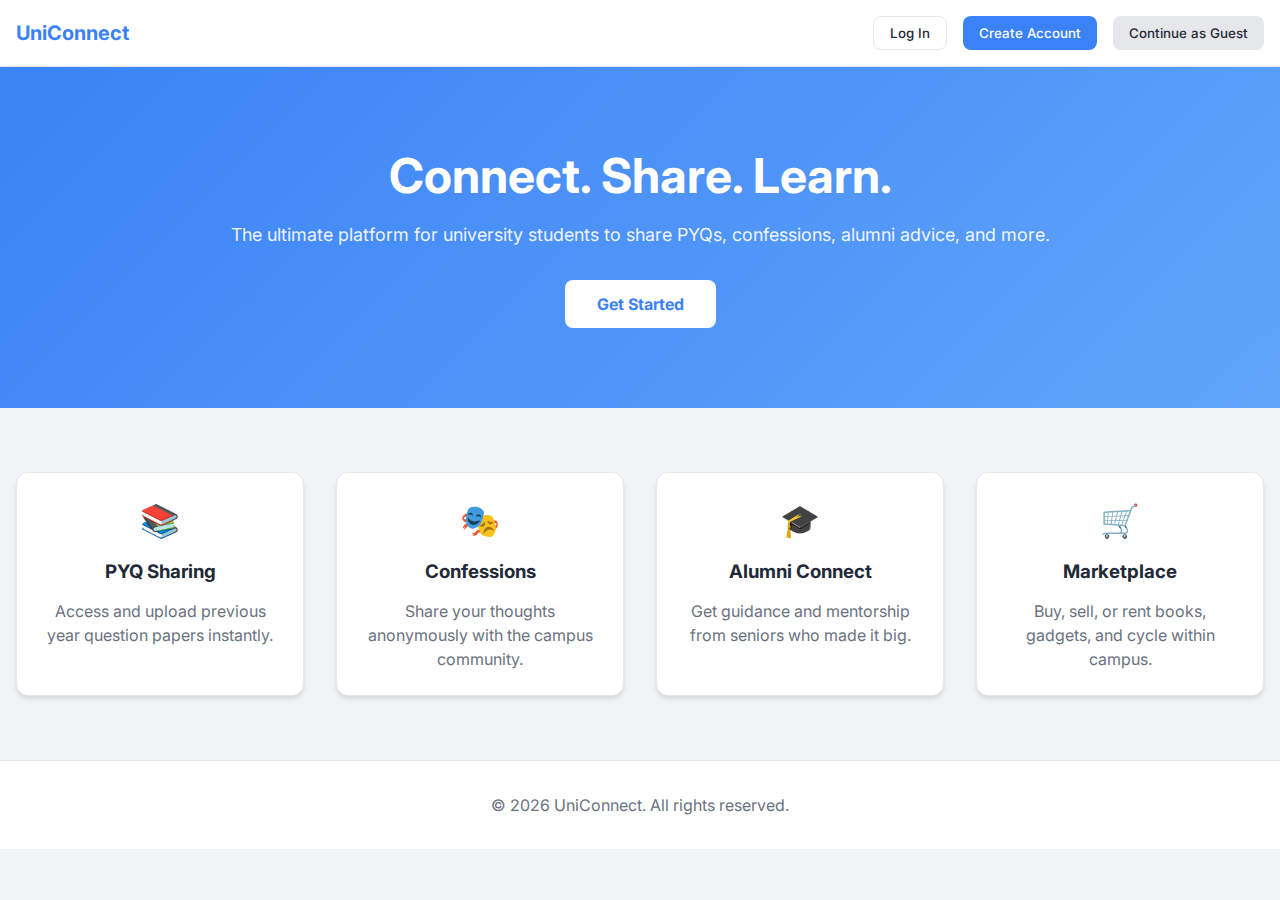
<file: index.html>
<!DOCTYPE html>
<html lang="en">

<head>
    <meta charset="UTF-8">
    <meta name="viewport" content="width=device-width, initial-scale=1.0">
    <title>UniConnect - The University Social Platform</title>
    <link rel="stylesheet" href="css/styles.css">
    <link rel="preconnect" href="https://fonts.googleapis.com">
    <link rel="preconnect" href="https://fonts.gstatic.com" crossorigin>
    <link href="https://fonts.googleapis.com/css2?family=Inter:wght@400;500;600;700&display=swap" rel="stylesheet">
    <style>
        .hero {
            background: linear-gradient(135deg, var(--primary-color), #60a5fa);
            color: white;
            padding: 5rem 1rem;
            text-align: center;
        }

        .feature-icon {
            font-size: 2rem;
            margin-bottom: 1rem;
            color: var(--primary-color);
        }

        .nav-header {
            background: white;
            padding: 1rem 0;
            border-bottom: 1px solid var(--border-color);
        }
    </style>
</head>

<body>

    <!-- Navigation -->
    <nav class="nav-header">
        <div class="container flex justify-between items-center">
            <a href="/" class="cursor-pointer">
  <h2 class="text-xl font-bold text-primary">
    UniConnect
  </h2>
</a>
            <div class="flex gap-4">
                <button id="openLoginModal" class="btn btn-outline" type="button">Log In</button>
                <button id="openRegisterModal" class="btn btn-primary" type="button">Create Account</button>
                <button id="guestBtn" class="btn" type="button" style="background: #e5e7eb; color: #1f2937;">Continue as Guest</button>
            </div>
        </div>
    </nav>

    <!-- Hero Section -->
    <header class="hero">
        <div class="container">
            <h1 class="text-xl" style="font-size: 3rem; margin-bottom: 1rem;">Connect. Share. Learn.</h1>
            <p class="text-lg" style="margin-bottom: 2rem; opacity: 0.9;">The ultimate platform for university students
                to share PYQs, confessions, alumni advice, and more.</p>
            <a href="register.html" class="btn"
                style="background: white; color: var(--primary-color); font-weight: bold; padding: 0.75rem 2rem;">Get
                Started</a>
        </div>
    </header>

    <!-- Features Section -->
    <section class="container" style="padding: 4rem 1rem;">
        <div class="grid" style="grid-template-columns: repeat(auto-fit, minmax(250px, 1fr)); gap: 2rem;">
            <!-- Feature 1 -->
            <div class="card" style="text-align: center;">
                <div class="feature-icon">📚</div>
                <h3 class="font-bold mb-4">PYQ Sharing</h3>
                <p class="text-muted">Access and upload previous year question papers instantly.</p>
            </div>
            <!-- Feature 2 -->
            <div class="card" style="text-align: center;">
                <div class="feature-icon">🎭</div>
                <h3 class="font-bold mb-4">Confessions</h3>
                <p class="text-muted">Share your thoughts anonymously with the campus community.</p>
            </div>
            <!-- Feature 3 -->
            <div class="card" style="text-align: center;">
                <div class="feature-icon">🎓</div>
                <h3 class="font-bold mb-4">Alumni Connect</h3>
                <p class="text-muted">Get guidance and mentorship from seniors who made it big.</p>
            </div>
            <!-- Feature 4 -->
            <div class="card" style="text-align: center;">
                <div class="feature-icon">🛒</div>
                <h3 class="font-bold mb-4">Marketplace</h3>
                <p class="text-muted">Buy, sell, or rent books, gadgets, and cycle within campus.</p>
            </div>
        </div>
    </section>

    <!-- Footer -->
    <footer style="background: white; padding: 2rem 0; text-align: center; border-top: 1px solid var(--border-color);">
        <p class="text-muted">&copy; 2026 UniConnect. All rights reserved.</p>
    </footer>

    <!-- Login Modal -->
    <div id="loginModal" class="modal">
        <div class="modal-content">
            <div class="modal-header">
                <h2>Login</h2>
                <button class="modal-close" id="closeLoginModal" aria-label="Close">&times;</button>
            </div>
            <div class="modal-body">
                <form id="loginForm" class="auth-form">
                    <div class="form-group">
                        <label for="loginEmail">Email</label>
                        <input type="email" id="loginEmail" name="email" placeholder="your.email@university.edu" required>
                    </div>
                    <div class="form-group">
                        <label for="loginPassword">Password</label>
                        <input type="password" id="loginPassword" name="password" placeholder="Enter your password" required>
                    </div>
                    <div class="form-error" id="loginError"></div>
                    <button type="submit" class="btn btn-primary btn-block">Login</button>
                </form>
                <div class="auth-footer">
                    <p>Don't have an account? <a href="#" id="switchToRegister">Register here</a></p>
                </div>
            </div>
        </div>
    </div>

    <!-- Register Modal -->
    <div id="registerModal" class="modal">
        <div class="modal-content">
            <div class="modal-header">
                <h2>Register</h2>
                <button class="modal-close" id="closeRegisterModal" aria-label="Close">&times;</button>
            </div>
            <div class="modal-body">
                <form id="registerForm" class="auth-form">
                    <div class="form-group">
                        <label for="registerName">Full Name</label>
                        <input type="text" id="registerName" name="name" placeholder="Write your name" required>
                    </div>
                    <div class="form-group">
                        <label for="registerEmail">Email</label>
                        <input type="email" id="registerEmail" name="email" placeholder="your email followed by @" required>
                    </div>
                    <div class="form-group">
                        <label for="registerPassword">Password</label>
                        <input type="password" id="registerPassword" name="password" placeholder="At least 6 characters" required>
                    </div>
                    <div class="form-group">
                        <label for="registerUniversityId">University</label>
                        <select id="registerUniversityId" name="universityId" required>
                            <option value="">Select your university</option>
                            <option value="1">Manipal University Jaipur</option>
                        </select>
                        <small>Note: You may need to create a university first via API</small>
                    </div>
                    <div class="form-group">
                        <label for="registerGraduationYear">Graduation Year</label>
                        <input type="number" id="registerGraduationYear" name="graduationYear" placeholder="202?" min="2020" max="2030" required>
                    </div>
                    <div class="form-error" id="registerError"></div>
                    <button type="submit" class="btn btn-primary btn-block">Register</button>
                </form>
                <div class="auth-footer">
                    <p>Already have an account? <a href="#" id="switchToLogin">Login here</a></p>
                </div>
            </div>
        </div>
    </div>

    <script src="js/utils.js"></script>
    <script src="js/api.js"></script>
    <script>
        // Guest button logic
        const guestBtn = document.getElementById('guestBtn');
        if (guestBtn) {
            guestBtn.onclick = function() {
                // Remove any existing token/user and set guest flag
                localStorage.removeItem('uniconnect_token');
                localStorage.removeItem('uniconnect_user');
                localStorage.setItem('uniconnect_guest', '1');
                window.location.href = 'dashboard.html';
            };
        }
    // Modal logic
    const loginModal = document.getElementById('loginModal');
    const registerModal = document.getElementById('registerModal');
    const openLoginModalBtn = document.getElementById('openLoginModal');
    const openRegisterModalBtn = document.getElementById('openRegisterModal');
    const closeLoginModalBtn = document.getElementById('closeLoginModal');
    const closeRegisterModalBtn = document.getElementById('closeRegisterModal');
    const switchToRegister = document.getElementById('switchToRegister');
    const switchToLogin = document.getElementById('switchToLogin');

    function openModal(modal) {
        modal.style.display = 'flex';
        document.body.style.overflow = 'hidden';
    }
    function closeModal(modal) {
        modal.style.display = 'none';
        document.body.style.overflow = '';
    }

    // Add event listeners for modal open/close
    if (openLoginModalBtn) openLoginModalBtn.onclick = () => openModal(loginModal);
    if (openRegisterModalBtn) openRegisterModalBtn.onclick = () => openModal(registerModal);
    if (closeLoginModalBtn) closeLoginModalBtn.onclick = () => closeModal(loginModal);
    if (closeRegisterModalBtn) closeRegisterModalBtn.onclick = () => closeModal(registerModal);
    if (switchToRegister) switchToRegister.onclick = (e) => { e.preventDefault(); closeModal(loginModal); openModal(registerModal); };
    if (switchToLogin) switchToLogin.onclick = (e) => { e.preventDefault(); closeModal(registerModal); openModal(loginModal); };

    // Close modal on outside click
    window.onclick = function(event) {
        if (event.target === loginModal) closeModal(loginModal);
        if (event.target === registerModal) closeModal(registerModal);
    };

    // Login form logic
    const loginForm = document.getElementById('loginForm');
    const loginError = document.getElementById('loginError');
    if (loginForm) loginForm.addEventListener('submit', async (e) => {
        e.preventDefault();
        loginError.textContent = '';
        const email = document.getElementById('loginEmail').value;
        const password = document.getElementById('loginPassword').value;
        if (!validateEmail(email)) {
            loginError.textContent = 'Please enter a valid email address';
            return;
        }
        if (!validatePassword(password)) {
            loginError.textContent = 'Password must be at least 6 characters';
            return;
        }
        try {
            LoadingManager.show('Logging in...');
            await AuthAPI.login(email, password);
            Toast.success('Login successful!');
            setTimeout(() => {
                window.location.href = 'dashboard.html';
            }, 500);
        } catch (error) {
            LoadingManager.hide();
            loginError.textContent = error.message || 'Invalid email or password';
        }
    });

    // Register form logic
    const registerForm = document.getElementById('registerForm');
    const registerError = document.getElementById('registerError');
    if (registerForm) registerForm.addEventListener('submit', async (e) => {
        e.preventDefault();
        registerError.textContent = '';
        const formData = {
            name: document.getElementById('registerName').value,
            email: document.getElementById('registerEmail').value,
            password: document.getElementById('registerPassword').value,
            universityId: parseInt(document.getElementById('registerUniversityId').value),
            graduationYear: parseInt(document.getElementById('registerGraduationYear').value)
        };
        if (!validateEmail(formData.email)) {
            registerError.textContent = 'Please enter a valid email address';
            return;
        }
        if (!validatePassword(formData.password)) {
            registerError.textContent = 'Password must be at least 6 characters';
            return;
        }
        if (!formData.universityId) {
            registerError.textContent = 'Please select a university';
            return;
        }
        try {
            LoadingManager.show('Creating account...');
            await AuthAPI.register(formData);
            Toast.success('Registration successful!');
            setTimeout(() => {
                window.location.href = 'dashboard.html';
            }, 500);
        } catch (error) {
            LoadingManager.hide();
            registerError.textContent = error.message || 'Registration failed. Please try again.';
        }
    });

    // Utility validation (reuse from utils.js if available)
    function validateEmail(email) {
        return /.+@.+\..+/.test(email);
    }
    function validatePassword(password) {
        return password.length >= 6;
    }
    </script>
</body>

</html>
</file>
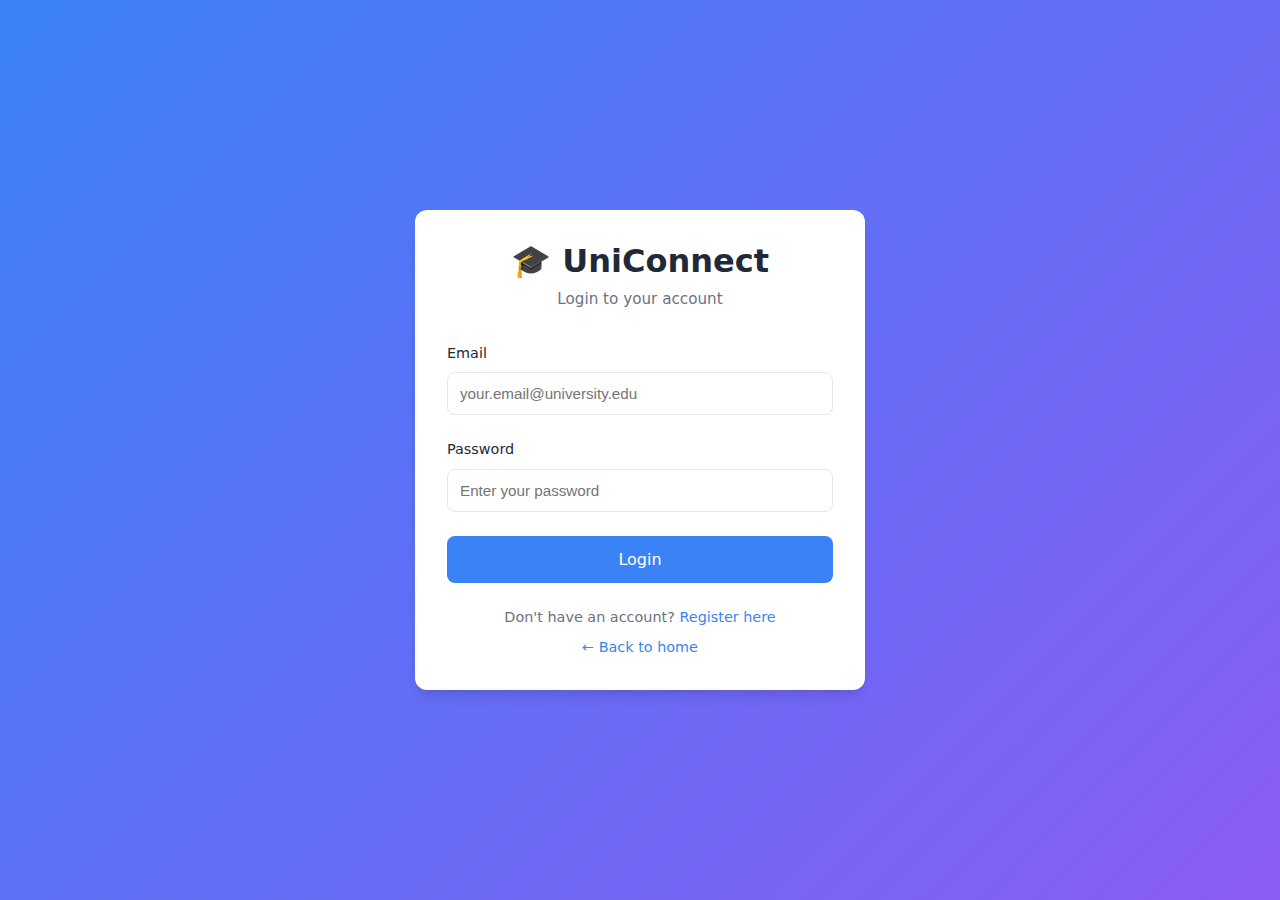
<file: dashboard.html>
<!DOCTYPE html>
<html lang="en">

<head>
    <meta charset="UTF-8">
    <meta name="viewport" content="width=device-width, initial-scale=1.0">
    <title>Dashboard - UniConnect</title>
    <link rel="stylesheet" href="css/styles.css">
    <link rel="preconnect" href="https://fonts.googleapis.com">
    <link rel="preconnect" href="https://fonts.gstatic.com" crossorigin>
    <link href="https://fonts.googleapis.com/css2?family=Inter:wght@400;500;600;700&display=swap" rel="stylesheet">

    <style>
        /* Dashboard Specific Layout */
        body {
            height: 100vh;
            display: flex;
            flex-direction: column;
            overflow: hidden;
        }

        .dashboard-header {
            background: white;
            height: 60px;
            border-bottom: 1px solid var(--border-color);
            display: flex;
            align-items: center;
            padding: 0 1.5rem;
            flex-shrink: 0;
            z-index: 10;
        }

        .dashboard-container {
            display: flex;
            flex: 1;
            overflow: hidden;
        }

        /* Sidebar */
        .sidebar {
            width: 240px;
            background: white;
            border-right: 1px solid var(--border-color);
            padding: 1.5rem 1rem;
            display: flex;
            flex-direction: column;
            gap: 0.5rem;
            overflow-y: auto;
        }

        .nav-item {
            display: flex;
            align-items: center;
            gap: 0.75rem;
            padding: 0.75rem 1rem;
            border-radius: var(--radius-md);
            color: var(--text-muted);
            font-weight: 500;
            transition: all 0.2s;
        }

        .nav-item:hover,
        .nav-item.active {
            background-color: #eff6ff;
            color: var(--primary-color);
        }

        .nav-icon {
            width: 20px;
            text-align: center;
        }

        /* Main Content */
        .main-content {
            flex: 1;
            padding: 2rem;
            overflow-y: auto;
            position: relative;
        }

        .content-section {
            max-width: 800px;
            margin: 0 auto;
            animation: fadeIn 0.3s ease;
        }

        /* Right Panel */
        .right-panel {
            width: 300px;
            background: transparent;
            padding: 2rem 1.5rem;
            overflow-y: auto;
            border-left: 1px solid transparent;
            /* Optional styling */
        }

        @keyframes fadeIn {
            from {
                opacity: 0;
                transform: translateY(10px);
            }

            to {
                opacity: 1;
                transform: translateY(0);
            }
        }

        @media (max-width: 1024px) {
            .right-panel {
                display: none;
            }
        }
    </style>
</head>

<body>

    <!-- Header -->
    <header class="dashboard-header justify-between">
        <div class="flex items-center gap-4">
            <h2 class="text-primary font-bold text-lg" onclick="switchTab('feed')" style="cursor: pointer;">UniConnect
            </h2>
            <div class="input-wrapper hidden-mobile">
                <input type="text" id="globalSearch" placeholder="Search..." class="input-field"
                    style="padding: 0.5rem; font-size: 0.9rem; width: 250px;">
            </div>
        </div>
        <div class="flex items-center gap-4">
            <div class="user-info text-right hidden-mobile">
                <p id="userName" class="font-bold text-sm">Guest User</p>
                <p id="userRole" class="text-xs text-muted">STUDENT</p>
            </div>
            <button class="btn btn-outline text-sm" id="logoutBtn" onclick="handleLogout()">Logout</button>
            <button class="btn btn-primary text-sm" onclick="openUnifiedModal('NORMAL')">New Post</button>
        </div>
    </header>

    <div class="dashboard-container">

        <!-- Sidebar -->
        <aside class="sidebar">
            <button class="nav-item active" data-tab="feed">
                <span class="nav-icon">🏠</span> Feed
            </button>
            <button class="nav-item" data-tab="pyq">
                <span class="nav-icon">📚</span> PYQs
            </button>
            <button class="nav-item" data-tab="confessions">
                <span class="nav-icon">🎭</span> Confessions
            </button>
            <button class="nav-item" data-tab="alumni">
                <span class="nav-icon">🎓</span> Alumni
            </button>
            <button class="nav-item" data-tab="marketplace">
                <span class="nav-icon">🛒</span> Marketplace
            </button>
            <button class="nav-item" data-tab="events">
                <span class="nav-icon">📅</span> Events
            </button>
            <button class="nav-item" data-tab="messages">
                <span class="nav-icon">💬</span> Messages
            </button>
        </aside>

        <!-- Main Area -->
        <main class="main-content">

            <!-- SECTION: FEED -->
            <div id="feed" class="content-section">
                <h2 class="text-xl font-bold mb-4">Your Feed</h2>
                <div id="feedContainer">
                    <!-- Posts will be loaded here -->
                    <div class="loader">Loading posts...</div>
                </div>
            </div>

            <!-- SECTION: PYQ -->
            <div id="pyq" class="content-section hidden">
                <div class="flex justify-between items-center mb-4">
                    <h2 class="text-xl font-bold">Previous Year Questions</h2>
                    <button class="btn btn-primary text-sm" onclick="openUnifiedModal('PYQ')">Upload Paper</button>
                </div>
                <div class="mb-6">
                    <input type="text" placeholder="Search for subjects, year (e.g., 'Data Structures 2023')"
                        class="input-field">
                </div>
                <div id="pyqContainer" class="grid"
                    style="grid-template-columns: repeat(auto-fill, minmax(200px, 1fr)); gap: 1rem;">
                    <!-- PYQs loaded here -->
                </div>
            </div>

            <!-- SECTION: CONFESSIONS -->
            <div id="confessions" class="content-section hidden">
                <div class="flex justify-between items-center mb-4">
                    <h2 class="text-xl font-bold">Campus Confessions</h2>
                    <button class="btn btn-primary text-sm" style="background-color: var(--accent-color);"
                        onclick="openUnifiedModal('CONFESSION')">Post
                        Anonymously</button>
                </div>

                <p class="text-muted mb-4 text-sm">All posts are anonymous. Be respectful.</p>

                <div id="confessionsContainer">
                    <!-- Confessions will be loaded here -->
                </div>
            </div>

            <!-- SECTION: ALUMNI -->
            <div id="alumni" class="content-section hidden">
                <h2 class="text-xl font-bold mb-4">Alumni Connect</h2>
                <div id="alumniContainer" class="grid" style="grid-template-columns: 1fr; gap: 1rem;">
                    <!-- Alumni loaded here -->
                </div>
            </div>

            <!-- SECTION: FRESHERS -->
            <div id="freshers" class="content-section hidden">
                <h2 class="text-xl font-bold mb-4">Freshers Hub</h2>
                <div class="grid gap-6">
                    <div class="card">
                        <h3 class="font-bold mb-3">🍔 Food Courts</h3>
                        <div id="foodCourtsContainer" class="flex flex-col gap-2">
                            <!-- Food courts will load here -->
                        </div>
                    </div>
                    <div class="card">
                        <h3 class="font-bold mb-3">🏠 PG Listings</h3>
                        <div id="pgContainer" class="flex flex-col gap-2">
                            <!-- PGs will load here -->
                        </div>
                    </div>
                    <div class="card">
                        <h3 class="font-bold mb-3">🤝 Student Clubs</h3>
                        <div id="clubsContainer" class="grid"
                            style="grid-template-columns: repeat(auto-fill, minmax(150px, 1fr)); gap: 1rem;">
                            <!-- Clubs will load here -->
                        </div>
                    </div>
                </div>
            </div>

            <!-- SECTION: MARKETPLACE -->
            <div id="marketplace" class="content-section hidden">
                <div class="flex justify-between items-center mb-4">
                    <h2 class="text-xl font-bold">Campus Marketplace</h2>
                    <button class="btn btn-primary text-sm" onclick="openUnifiedModal('MARKETPLACE')">Sell
                        Item</button>
                </div>
                <div id="marketplaceContainer" class="grid"
                    style="grid-template-columns: repeat(auto-fill, minmax(200px, 1fr)); gap: 1rem;">
                    <!-- Marketplace items loaded here -->
                </div>
            </div>

            <!-- SECTION: EVENTS -->
            <div id="events" class="content-section hidden">
                <h2 class="text-xl font-bold mb-4">Events & Clubs</h2>
                <div id="eventsContainer">
                    <!-- Events loaded here -->
                </div>
            </div>

            <!-- SECTION: MESSAGES -->
            <div id="messages" class="content-section hidden">
                <h2 class="text-xl font-bold mb-4">Messages</h2>
                <div class="chat-container card"
                    style="display: grid; grid-template-columns: 250px 1fr; height: 600px; padding: 0; overflow: hidden;">
                    <!-- Chat Sidebar -->
                    <div class="chat-sidebar" style="border-right: 1px solid var(--border-color); overflow-y: auto;">
                        <div id="chatPartnersList">
                            <!-- Partners will be loaded here -->
                        </div>
                    </div>
                    <!-- Chat View -->
                    <div class="chat-view" style="display: flex; flex-direction: column;">
                        <div id="chatHistory" style="flex: 1; overflow-y: auto; padding: 1rem;">
                            <p class="text-muted text-center" style="margin-top: 200px;">Select a conversation to start
                                chatting</p>
                        </div>
                        <div id="chatInputArea" class="hidden"
                            style="padding: 1rem; border-top: 1px solid var(--border-color); display: flex; gap: 8px;">
                            <input type="text" id="chatMessageInput" class="input-field"
                                placeholder="Type a message...">
                            <button class="btn btn-primary" id="sendMessageBtn">Send</button>
                        </div>
                    </div>
                </div>
            </div>

            <!-- SECTION: SEARCH RESULTS -->
            <div id="searchResults" class="content-section hidden">
                <h2 class="text-xl font-bold mb-4">Search Results</h2>
                <div id="searchPostsContainer"></div>
                <div id="searchMarketplaceContainer"
                    style="display: grid; grid-template-columns: repeat(auto-fill, minmax(250px, 1fr)); gap: 1rem; margin-top: 2rem;">
                </div>
            </div>
        </main>

        <!-- Right Panel (Extras) -->
        <aside class="right-panel">
            <div class="card mb-4" style="padding: 1rem;">
                <h3 class="font-bold text-sm mb-2">Trending Topics</h3>
                <ul class="text-sm text-muted" style="list-style: none;">
                    <li class="mb-2">#ExamSeason</li>
                    <li class="mb-2">#TechFest2024</li>
                    <li class="mb-2">#HostelLife</li>
                    <li>#Internships</li>
                </ul>
            </div>

            <div class="card" style="padding: 1rem;">
                <h3 class="font-bold text-sm mb-2">Top Contributors</h3>
                <div id="topContributorsList">
                    <div class="flex items-center gap-2 mb-2">
                        <div style="width:24px; height:24px; background:#bfdbfe; border-radius:50%;"></div>
                        <span class="text-sm">Loading...</span>
                    </div>
                </div>
            </div>
        </aside>

    </div>

    <!-- Unified Create Modal -->
    <div id="createPostModal" class="modal">
        <div class="modal-content">
            <div class="modal-header">
                <h2 id="modalTitle">Create New</h2>
                <button class="modal-close" onclick="Modal.close('createPostModal')">×</button>
            </div>
            <div class="modal-body">
                <!-- Type Selection -->
                <div class="form-group mb-4">
                    <label for="createPostType">What would you like to create?</label>
                    <select id="createPostType" class="input-field" onchange="toggleUnifiedFields()">
                        <option value="NORMAL">General Post</option>
                        <option value="CONFESSION">Anonymous Confession</option>
                        <option value="PYQ">Upload PYQ (Exam Paper)</option>
                        <option value="MARKETPLACE">List Item for Sale</option>
                    </select>
                </div>

                <!-- General Post / Confession Fields -->
                <div id="generalFields">
                    <div class="form-group mb-4">
                        <label for="postContent">Content</label>
                        <textarea id="postContent" class="input-field" rows="4"
                            placeholder="Share something with your university..."></textarea>
                    </div>
                </div>

                <!-- PYQ Fields (Hidden) -->
                <div id="pyqFields" class="hidden">
                    <div class="form-group mb-3">
                        <label for="pyqSubject">Subject Name</label>
                        <input type="text" id="pyqSubject" class="input-field" placeholder="e.g. Data Structures">
                    </div>
                    <div class="form-group mb-3">
                        <label for="pyqYear">Year</label>
                        <input type="number" id="pyqYear" class="input-field" placeholder="2023">
                    </div>
                    <div class="form-group mb-3">
                        <label for="pyqType">Exam Type</label>
                        <select id="pyqType" class="input-field">
                            <option value="MID_SEM">Mid Semester</option>
                            <option value="END_SEM">End Semester</option>
                            <option value="QUIZ">Quiz</option>
                            <option value="SUPPLEMENTARY">Supplementary</option>
                        </select>
                    </div>
                    <div class="form-group mb-3">
                        <label for="pyqFile">PDF File</label>
                        <input type="file" id="pyqFile" class="input-field" accept="application/pdf">
                    </div>
                </div>

                <!-- Marketplace Fields (Hidden) -->
                <div id="marketplaceFields" class="hidden">
                    <div class="form-group mb-3">
                        <label for="itemTitle">Item Name</label>
                        <input type="text" id="itemTitle" class="input-field" placeholder="e.g. Atlas Cycle">
                    </div>
                    <div class="form-group mb-3">
                        <label for="itemDescription">Description</label>
                        <textarea id="itemDescription" class="input-field" rows="3"
                            placeholder="Condition, usage, etc."></textarea>
                    </div>
                    <div class="form-group mb-3">
                        <label for="itemPrice">Price (₹)</label>
                        <input type="number" id="itemPrice" class="input-field" placeholder="500">
                    </div>
                    <div class="form-group mb-3">
                        <label for="itemCategory">Category</label>
                        <select id="itemCategory" class="input-field">
                            <option value="BOOKS">Books</option>
                            <option value="ELECTRONICS">Electronics</option>
                            <option value="CYCLE">Cycle</option>
                            <option value="HOSTEL_ESSENTIALS">Hostel Essentials</option>
                            <option value="OTHER">Other</option>
                        </select>
                    </div>
                </div>
            </div>
            <div class="modal-footer">
                <button class="btn btn-outline" onclick="Modal.close('createPostModal')">Cancel</button>
                <button class="btn btn-primary" onclick="handleUnifiedSubmit()">Submit</button>
            </div>
        </div>
    </div>



    <script src="js/utils.js"></script>
    <script src="js/api.js"></script>
    <script src="js/dashboard.js"></script>
    <script src="js/main.js"></script>
</body>

</html>
</file>
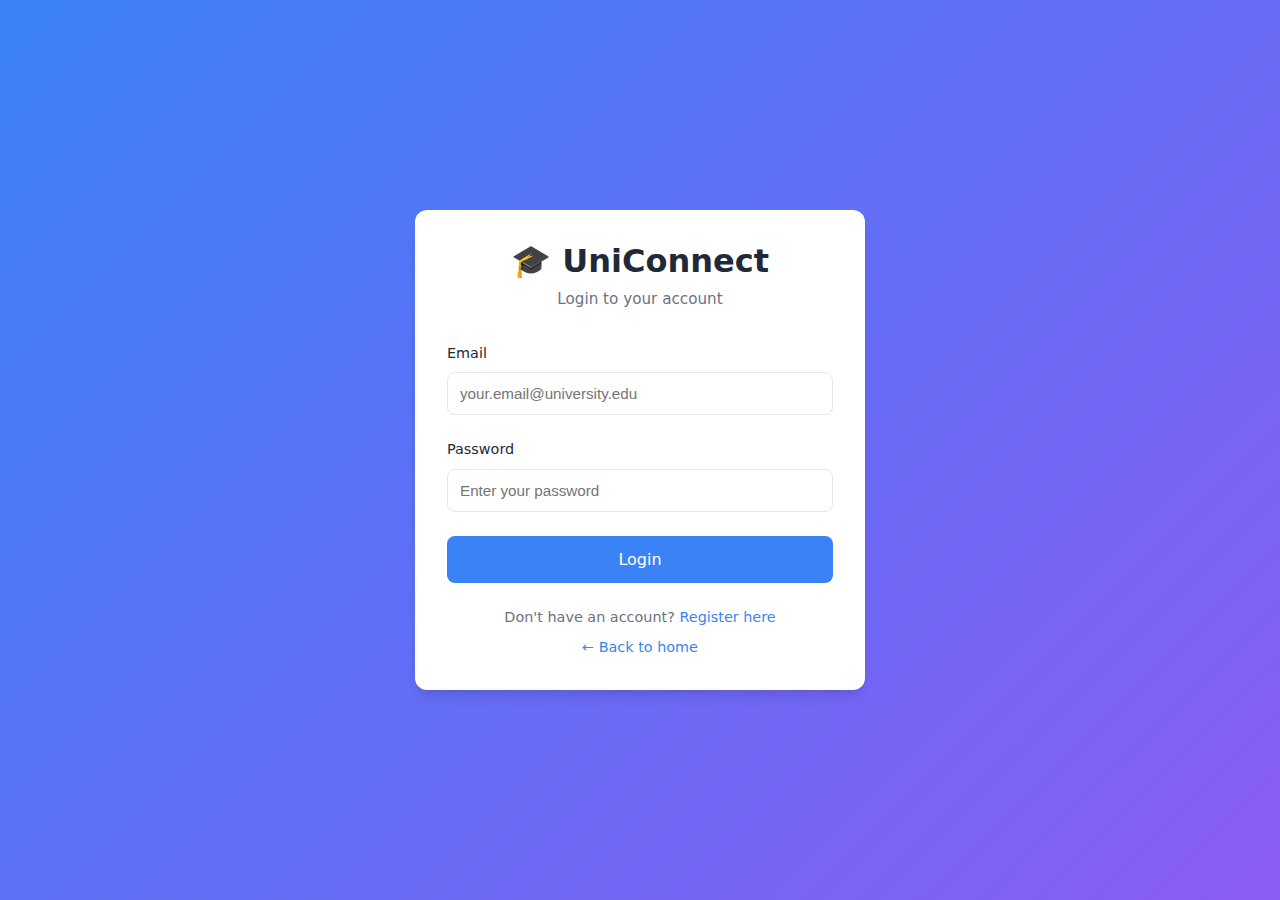
<file: login.html>
<!DOCTYPE html>
<html lang="en">

<head>
    <meta charset="UTF-8">
    <meta name="viewport" content="width=device-width, initial-scale=1.0">
    <title>Login - UniConnect</title>
    <link rel="stylesheet" href="css/styles.css">
</head>

<body>
    <div class="auth-container">
        <div class="auth-card">
            <div class="auth-header">
                <h1>🎓 UniConnect</h1>
                <p>Login to your account</p>
            </div>

            <form id="loginForm" class="auth-form">
                <div class="form-group">
                    <label for="email">Email</label>
                    <input type="email" id="email" name="email" placeholder="your.email@university.edu" required>
                </div>

                <div class="form-group">
                    <label for="password">Password</label>
                    <input type="password" id="password" name="password" placeholder="Enter your password" required>
                </div>

                <div class="form-error" id="errorMessage"></div>

                <button type="submit" class="btn btn-primary btn-block">
                    Login
                </button>
            </form>

            <div class="auth-footer">
                <p>Don't have an account? <a href="register.html">Register here</a></p>
                <p><a href="index.html">← Back to home</a></p>
            </div>
        </div>
    </div>

    <script src="js/utils.js"></script>
    <script src="js/api.js"></script>
    <script>
        // Redirect if already logged in
        if (TokenManager.isAuthenticated()) {
            window.location.href = 'dashboard.html';
        }

        const form = document.getElementById('loginForm');
        const errorDiv = document.getElementById('errorMessage');

        form.addEventListener('submit', async (e) => {
            e.preventDefault();
            errorDiv.textContent = '';

            const email = document.getElementById('email').value;
            const password = document.getElementById('password').value;

            // Validation
            if (!validateEmail(email)) {
                errorDiv.textContent = 'Please enter a valid email address';
                return;
            }

            if (!validatePassword(password)) {
                errorDiv.textContent = 'Password must be at least 6 characters';
                return;
            }

            try {
                LoadingManager.show('Logging in...');
                await AuthAPI.login(email, password);

                Toast.success('Login successful!');

                // Redirect to dashboard
                setTimeout(() => {
                    window.location.href = 'dashboard.html';
                }, 500);

            } catch (error) {
                LoadingManager.hide();
                errorDiv.textContent = error.message || 'Invalid email or password';
            }
        });
    </script>
</body>

</html>
</file>
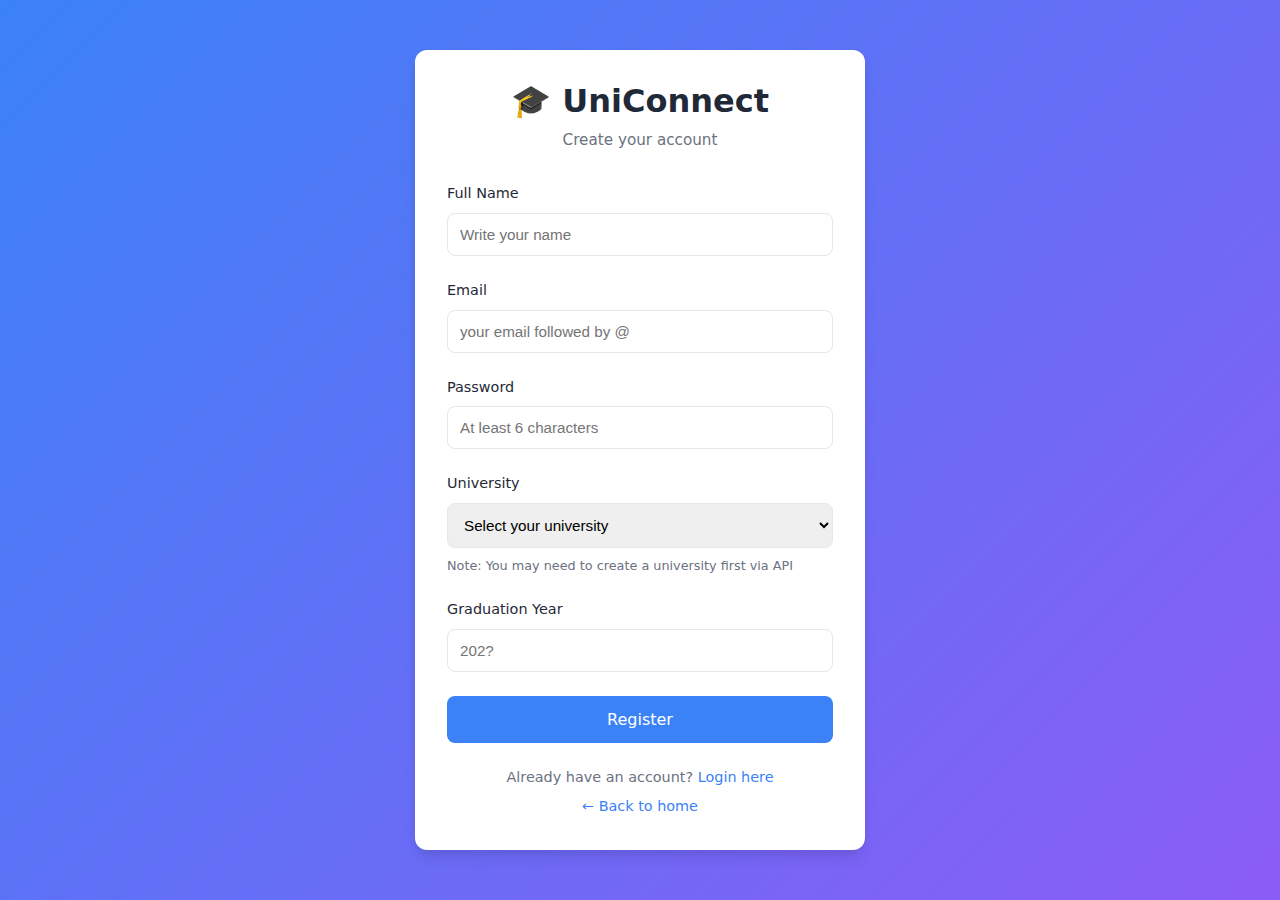
<file: register.html>
<!DOCTYPE html>
<html lang="en">

<head>
    <meta charset="UTF-8">
    <meta name="viewport" content="width=device-width, initial-scale=1.0">
    <title>Register - UniConnect</title>
    <link rel="stylesheet" href="css/styles.css">
</head>

<body>
    <div class="auth-container">
        <div class="auth-card">
            <div class="auth-header">
                <h1>🎓 UniConnect</h1>
                <p>Create your account</p>
            </div>

            <form id="registerForm" class="auth-form">
                <div class="form-group">
                    <label for="name">Full Name</label>
                    <input type="text" id="name" name="name" placeholder="Write your name" required>
                </div>

                <div class="form-group">
                    <label for="email">Email</label>
                    <input type="email" id="email" name="email" placeholder="your email followed by @" required>
                </div>

                <div class="form-group">
                    <label for="password">Password</label>
                    <input type="password" id="password" name="password" placeholder="At least 6 characters" required>
                </div>

                <div class="form-group">
                    <label for="universityId">University</label>
                    <select id="universityId" name="universityId" required>
                        <option value="">Select your university</option>
                        <option value="1">Manipal University Jaipur</option>
                    </select>
                    <small>Note: You may need to create a university first via API</small>
                </div>

                <div class="form-group">
                    <label for="graduationYear">Graduation Year</label>
                    <input type="number" id="graduationYear" name="graduationYear" placeholder="202?" min="2020"
                        max="2030" required>
                </div>

                <div class="form-error" id="errorMessage"></div>

                <button type="submit" class="btn btn-primary btn-block">
                    Register
                </button>
            </form>

            <div class="auth-footer">
                <p>Already have an account? <a href="login.html">Login here</a></p>
                <p><a href="index.html">← Back to home</a></p>
            </div>
        </div>
    </div>

    <script src="js/utils.js"></script>
    <script src="js/api.js"></script>
    <script>
        // Redirect if already logged in
        if (TokenManager.isAuthenticated()) {
            window.location.href = 'dashboard.html';
        }

        const form = document.getElementById('registerForm');
        const errorDiv = document.getElementById('errorMessage');

        form.addEventListener('submit', async (e) => {
            e.preventDefault();
            errorDiv.textContent = '';

            const formData = {
                name: document.getElementById('name').value,
                email: document.getElementById('email').value,
                password: document.getElementById('password').value,
                universityId: parseInt(document.getElementById('universityId').value),
                graduationYear: parseInt(document.getElementById('graduationYear').value)
            };

            // Validation
            if (!validateEmail(formData.email)) {
                errorDiv.textContent = 'Please enter a valid email address';
                return;
            }

            if (!validatePassword(formData.password)) {
                errorDiv.textContent = 'Password must be at least 6 characters';
                return;
            }

            if (!formData.universityId) {
                errorDiv.textContent = 'Please select a university';
                return;
            }

            try {
                LoadingManager.show('Creating account...');
                await AuthAPI.register(formData);

                Toast.success('Registration successful!');

                // Redirect to dashboard
                setTimeout(() => {
                    window.location.href = 'dashboard.html';
                }, 500);

            } catch (error) {
                LoadingManager.hide();
                errorDiv.textContent = error.message || 'Registration failed. Please try again.';
            }
        });
    </script>
</body>

</html>
</file>
<file: css/styles.css>
/* --- CSS Variables & Theming --- */
:root {
  /* Colors */
  --primary-color: #3b82f6;
  /* Blue 500 */
  --primary-hover: #2563eb;
  /* Blue 600 */
  --secondary-color: #64748b;
  /* Slate 500 */
  --accent-color: #f59e0b;
  /* Amber 500 */

  --bg-color: #f3f4f6;
  /* Gray 100 */
  --card-bg: #ffffff;
  --text-main: #1f2937;
  /* Gray 800 */
  --text-muted: #6b7280;
  /* Gray 500 */
  --border-color: #e5e7eb;
  /* Gray 200 */

  /* Spacing */
  --spacing-xs: 0.25rem;
  --spacing-sm: 0.5rem;
  --spacing-md: 1rem;
  --spacing-lg: 1.5rem;
  --spacing-xl: 2rem;

  /* Border Radius */
  --radius-sm: 0.375rem;
  --radius-md: 0.5rem;
  --radius-lg: 0.75rem;
  --radius-full: 9999px;

  /* Shadows */
  --shadow-sm: 0 1px 2px 0 rgba(0, 0, 0, 0.05);
  --shadow-md: 0 4px 6px -1px rgba(0, 0, 0, 0.1), 0 2px 4px -1px rgba(0, 0, 0, 0.06);
  --shadow-lg: 0 10px 15px -3px rgba(0, 0, 0, 0.1), 0 4px 6px -2px rgba(0, 0, 0, 0.05);

  /* Typography */
  --font-family: 'Inter', system-ui, -apple-system, sans-serif;
}

.hidden {
  display: none !important;
}

/* --- Reset & Base --- */
* {
  box-sizing: border-box;
  margin: 0;
  padding: 0;
}

body {
  font-family: var(--font-family);
  background-color: var(--bg-color);
  color: var(--text-main);
  line-height: 1.5;
  -webkit-font-smoothing: antialiased;
}

a {
  text-decoration: none;
  color: inherit;
}

button {
  cursor: pointer;
  border: none;
  background: none;
  font-family: inherit;
}

/* --- Typography --- */
h1,
h2,
h3,
h4,
h5,
h6 {
  font-weight: 700;
  line-height: 1.2;
}

.text-primary {
  color: var(--primary-color);
}

.text-muted {
  color: var(--text-muted);
}

.text-sm {
  font-size: 0.875rem;
}

.text-lg {
  font-size: 1.125rem;
}

.text-xl {
  font-size: 1.25rem;
}

.font-bold {
  font-weight: 700;
}

.font-medium {
  font-weight: 500;
}

/* --- Components --- */
.container {
  max-width: 1280px;
  margin: 0 auto;
  padding: 0 var(--spacing-md);
}

.btn {
  display: inline-flex;
  align-items: center;
  justify-content: center;
  padding: 0.5rem 1rem;
  border-radius: var(--radius-md);
  font-weight: 500;
  transition: all 0.2s;
}

.btn-primary {
  background-color: var(--primary-color);
  color: white;
}

.btn-primary:hover {
  background-color: var(--primary-hover);
}

.btn-outline {
  border: 1px solid var(--border-color);
  background-color: transparent;
  color: var(--text-main);
}

.btn-outline:hover {
  background-color: var(--bg-color);
  border-color: var(--text-muted);
}

.card {
  background-color: var(--card-bg);
  border-radius: var(--radius-lg);
  box-shadow: var(--shadow-md);
  padding: var(--spacing-lg);
  border: 1px solid var(--border-color);
}

.input-field {
  width: 100%;
  padding: 0.75rem;
  border: 1px solid var(--border-color);
  border-radius: var(--radius-md);
  font-size: 0.95rem;
  transition: border-color 0.2s;
}

.input-field:focus {
  outline: none;
  border-color: var(--primary-color);
  box-shadow: 0 0 0 3px rgba(59, 130, 246, 0.1);
}

/* --- Utilities --- */
.flex {
  display: flex;
}

.flex-col {
  flex-direction: column;
}

.items-center {
  align-items: center;
}

.justify-between {
  justify-content: space-between;
}

.justify-center {
  justify-content: center;
}

.gap-2 {
  gap: 0.5rem;
}

.gap-4 {
  gap: 1rem;
}

.grid {
  display: grid;
}

.hidden {
  display: none !important;
}

.mt-4 {
  margin-top: 1rem;
}

.mb-4 {
  margin-bottom: 1rem;
}

.p-4 {
  padding: 1rem;
}

/* --- Responsive --- */
@media (max-width: 768px) {
  .hidden-mobile {
    display: none;
  }
}

/* --- Authentication Pages --- */
.auth-container {
  min-height: 100vh;
  display: flex;
  align-items: center;
  justify-content: center;
  background: linear-gradient(135deg, var(--primary-color) 0%, #8b5cf6 100%);
  padding: var(--spacing-lg);
}

.auth-card {
  background: var(--card-bg);
  border-radius: var(--radius-lg);
  box-shadow: var(--shadow-lg);
  padding: var(--spacing-xl);
  width: 100%;
  max-width: 450px;
}

.auth-header {
  text-align: center;
  margin-bottom: var(--spacing-xl);
}

.auth-header h1 {
  font-size: 2rem;
  margin-bottom: var(--spacing-sm);
  color: var(--text-main);
}

.auth-header p {
  color: var(--text-muted);
  font-size: 0.95rem;
}

.auth-form {
  display: flex;
  flex-direction: column;
  gap: var(--spacing-lg);
}

.form-group {
  display: flex;
  flex-direction: column;
  gap: var(--spacing-sm);
}

.form-group label {
  font-weight: 500;
  font-size: 0.9rem;
  color: var(--text-main);
}

.form-group input,
.form-group select {
  padding: 0.75rem;
  border: 1px solid var(--border-color);
  border-radius: var(--radius-md);
  font-size: 0.95rem;
  transition: all 0.2s;
}

.form-group input:focus,
.form-group select:focus {
  outline: none;
  border-color: var(--primary-color);
  box-shadow: 0 0 0 3px rgba(59, 130, 246, 0.1);
}

.form-group small {
  color: var(--text-muted);
  font-size: 0.8rem;
}

.form-error {
  color: #ef4444;
  font-size: 0.875rem;
  padding: 0.5rem;
  background: #fee2e2;
  border-radius: var(--radius-sm);
  display: none;
}

.form-error:not(:empty) {
  display: block;
}

.btn-block {
  width: 100%;
  padding: 0.875rem;
  font-size: 1rem;
}

.auth-footer {
  margin-top: var(--spacing-lg);
  text-align: center;
  font-size: 0.9rem;
  color: var(--text-muted);
}

.auth-footer a {
  color: var(--primary-color);
  font-weight: 500;
}

.auth-footer a:hover {
  text-decoration: underline;
}

.auth-footer p {
  margin-top: var(--spacing-sm);
}

/* --- Modal --- */
.modal {
  display: none;
  position: fixed;
  top: 0;
  left: 0;
  width: 100%;
  height: 100%;
  background-color: rgba(0, 0, 0, 0.5);
  z-index: 1000;
  align-items: center;
  justify-content: center;
  padding: var(--spacing-lg);
}

.modal-content {
  background: var(--card-bg);
  border-radius: var(--radius-lg);
  padding: var(--spacing-xl);
  max-width: 500px;
  width: 100%;
  max-height: 90vh;
  overflow-y: auto;
  animation: modalSlideIn 0.3s ease-out;
}

@keyframes modalSlideIn {
  from {
    transform: translateY(-50px);
    opacity: 0;
  }

  to {
    transform: translateY(0);
    opacity: 1;
  }
}

.modal-header {
  display: flex;
  justify-content: space-between;
  align-items: center;
  margin-bottom: var(--spacing-lg);
}

.modal-header h2 {
  font-size: 1.5rem;
  color: var(--text-main);
}

.modal-close {
  background: none;
  border: none;
  font-size: 1.5rem;
  color: var(--text-muted);
  cursor: pointer;
  padding: 0;
  width: 32px;
  height: 32px;
  display: flex;
  align-items: center;
  justify-content: center;
  border-radius: var(--radius-sm);
  transition: background-color 0.2s;
}

.modal-close:hover {
  background-color: var(--bg-color);
}

.modal-body {
  margin-bottom: var(--spacing-lg);
}

.modal-footer {
  display: flex;
  justify-content: flex-end;
  gap: var(--spacing-md);
}

/* --- Toast Notifications --- */
.toast {
  position: fixed;
  bottom: -100px;
  right: var(--spacing-lg);
  background: var(--card-bg);
  color: var(--text-main);
  padding: var(--spacing-md) var(--spacing-lg);
  border-radius: var(--radius-md);
  box-shadow: var(--shadow-lg);
  z-index: 2000;
  transition: bottom 0.3s ease-out;
  min-width: 300px;
  border-left: 4px solid var(--primary-color);
}

.toast.show {
  bottom: var(--spacing-lg);
}

.toast-content {
  display: flex;
  align-items: center;
  gap: var(--spacing-md);
}

.toast-icon {
  font-size: 1.25rem;
  font-weight: bold;
}

.toast-message {
  flex: 1;
  font-size: 0.9rem;
}

.toast-success {
  border-left-color: #10b981;
}

.toast-success .toast-icon {
  color: #10b981;
}

.toast-error {
  border-left-color: #ef4444;
}

.toast-error .toast-icon {
  color: #ef4444;
}

.toast-warning {
  border-left-color: #f59e0b;
}

.toast-warning .toast-icon {
  color: #f59e0b;
}

.toast-info {
  border-left-color: var(--primary-color);
}

.toast-info .toast-icon {
  color: var(--primary-color);
}

/* --- Loading Overlay --- */
.loader-overlay {
  position: fixed;
  top: 0;
  left: 0;
  width: 100%;
  height: 100%;
  background: rgba(0, 0, 0, 0.7);
  display: none;
  align-items: center;
  justify-content: center;
  z-index: 9999;
}

.loader-content {
  text-align: center;
  color: white;
}

.spinner {
  width: 50px;
  height: 50px;
  border: 4px solid rgba(255, 255, 255, 0.3);
  border-top-color: white;
  border-radius: 50%;
  animation: spin 0.8s linear infinite;
  margin: 0 auto var(--spacing-md);
}

@keyframes spin {
  to {
    transform: rotate(360deg);
  }
}

.loader-text {
  font-size: 1rem;
  margin-top: var(--spacing-md);
}

/* Chat Styles */
.chat-partner-item:hover {
  background: var(--bg-color);
}

.chat-partner-item.active {
  background: var(--primary-light);
  border-left: 4px solid var(--primary-color);
}

.message-bubble {
  box-shadow: 0 2px 4px rgba(0, 0, 0, 0.05);
}

#chatHistory::-webkit-scrollbar {
  width: 6px;
}

#chatHistory::-webkit-scrollbar-thumb {
  background: #ccc;
  border-radius: 3px;
}

.chat-sidebar::-webkit-scrollbar {
  width: 4px;
}

.chat-sidebar::-webkit-scrollbar-thumb {
  background: #ddd;
}
</file>
